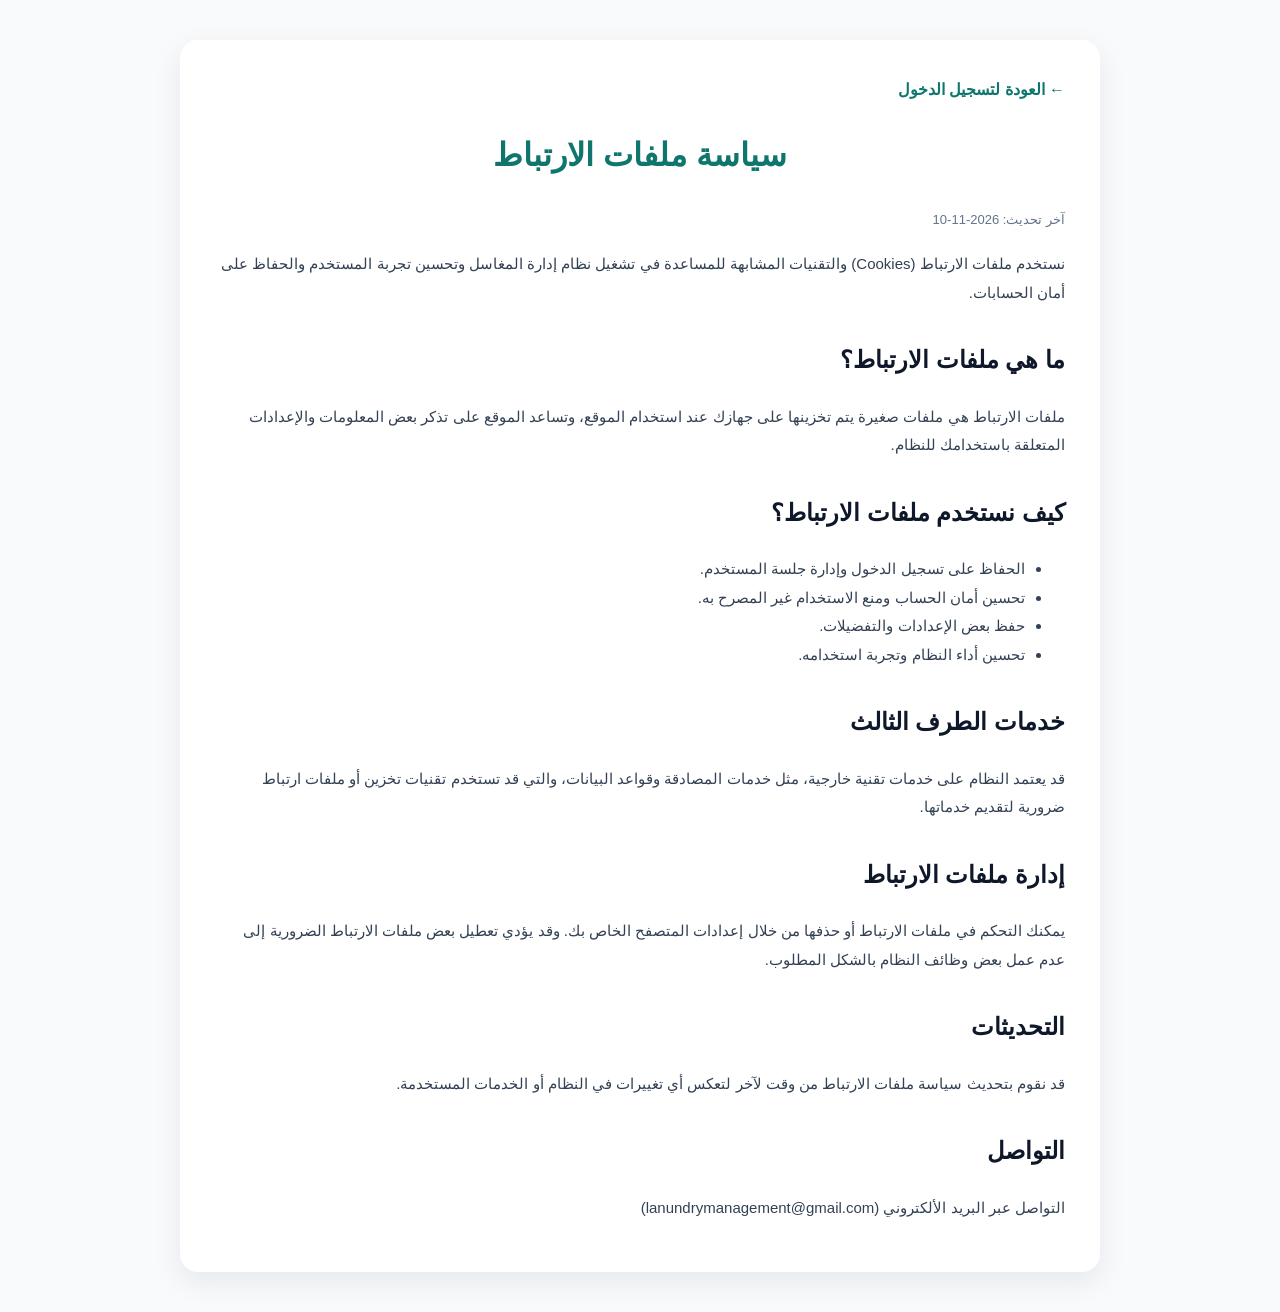
<file: cookies.html>
<!DOCTYPE html>

<html lang="ar" dir="rtl">

<head>
    <meta charset="UTF-8">
    <meta name="viewport" content="width=device-width, initial-scale=1.0">


<title>ملفات الارتباط - نظام إدارة المغاسل</title>

<style>
    body {
        margin: 0;
        font-family: 'Cairo', 'Segoe UI', Arial, sans-serif;
        background: #F8FAFC;
        color: #334155;
        line-height: 1.9;
    }

    .container {
        width: 90%;
        max-width: 850px;
        margin: 40px auto;
        background: #FFFFFF;
        padding: 35px;
        border-radius: 18px;
        box-shadow: 0 10px 30px rgba(15, 23, 42, .08);
    }

    h1 {
        color: #0F766E;
        text-align: center;
        margin-top: 0;
    }

    h2 {
        color: #0F172A;
        margin-top: 30px;
    }

    p, li {
        font-size: 15px;
    }

    .back {
        display: inline-block;
        margin-bottom: 20px;
        color: #0F766E;
        text-decoration: none;
        font-weight: bold;
    }

    .back:hover {
        text-decoration: underline;
    }
</style>


</head>

<body>

<div class="container">

<a
    class="back"
    href="login.html"
    id="backLink"
>
    ← العودة لتسجيل الدخول
</a>

<script>
    const params = new URLSearchParams(window.location.search);
    const backLink = document.getElementById("backLink");

    if (params.get("from") === "consent") {
        backLink.href = "consent.html";
        backLink.textContent = "← العودة للموافقة على الشروط والسياسات";
    }
</script>


<h1>سياسة ملفات الارتباط</h1>


<div style="color:#64748B; font-size:13px; margin:6px 0 18px;">
    آخر تحديث: <span id="policyDate">2026</span>
</div>


<p>
    نستخدم ملفات الارتباط (Cookies) والتقنيات المشابهة
    للمساعدة في تشغيل نظام إدارة المغاسل وتحسين تجربة المستخدم
    والحفاظ على أمان الحسابات.
</p>

<h2>ما هي ملفات الارتباط؟</h2>

<p>
    ملفات الارتباط هي ملفات صغيرة يتم تخزينها على جهازك
    عند استخدام الموقع، وتساعد الموقع على تذكر بعض المعلومات
    والإعدادات المتعلقة باستخدامك للنظام.
</p>

<h2>كيف نستخدم ملفات الارتباط؟</h2>

<ul>
    <li>الحفاظ على تسجيل الدخول وإدارة جلسة المستخدم.</li>
    <li>تحسين أمان الحساب ومنع الاستخدام غير المصرح به.</li>
    <li>حفظ بعض الإعدادات والتفضيلات.</li>
    <li>تحسين أداء النظام وتجربة استخدامه.</li>
</ul>

<h2>خدمات الطرف الثالث</h2>

<p>
    قد يعتمد النظام على خدمات تقنية خارجية، مثل خدمات
    المصادقة وقواعد البيانات، والتي قد تستخدم تقنيات تخزين
    أو ملفات ارتباط ضرورية لتقديم خدماتها.
</p>

<h2>إدارة ملفات الارتباط</h2>

<p>
    يمكنك التحكم في ملفات الارتباط أو حذفها من خلال إعدادات
    المتصفح الخاص بك. وقد يؤدي تعطيل بعض ملفات الارتباط
    الضرورية إلى عدم عمل بعض وظائف النظام بالشكل المطلوب.
</p>

<h2>التحديثات</h2>

<p>
    قد نقوم بتحديث سياسة ملفات الارتباط من وقت لآخر لتعكس
    أي تغييرات في النظام أو الخدمات المستخدمة.
</p>


<h2>التواصل</h2>

<p>
    التواصل عبر البريد الألكتروني
(lanundrymanagement@gmail.com)
</p>


</div>


<script type="module">
    import { POLICY_VERSION } from "./policy-version.js";
    
    document.getElementById("policyDate").textContent =
        POLICY_VERSION;
</script>


</body>
</html>
</file>
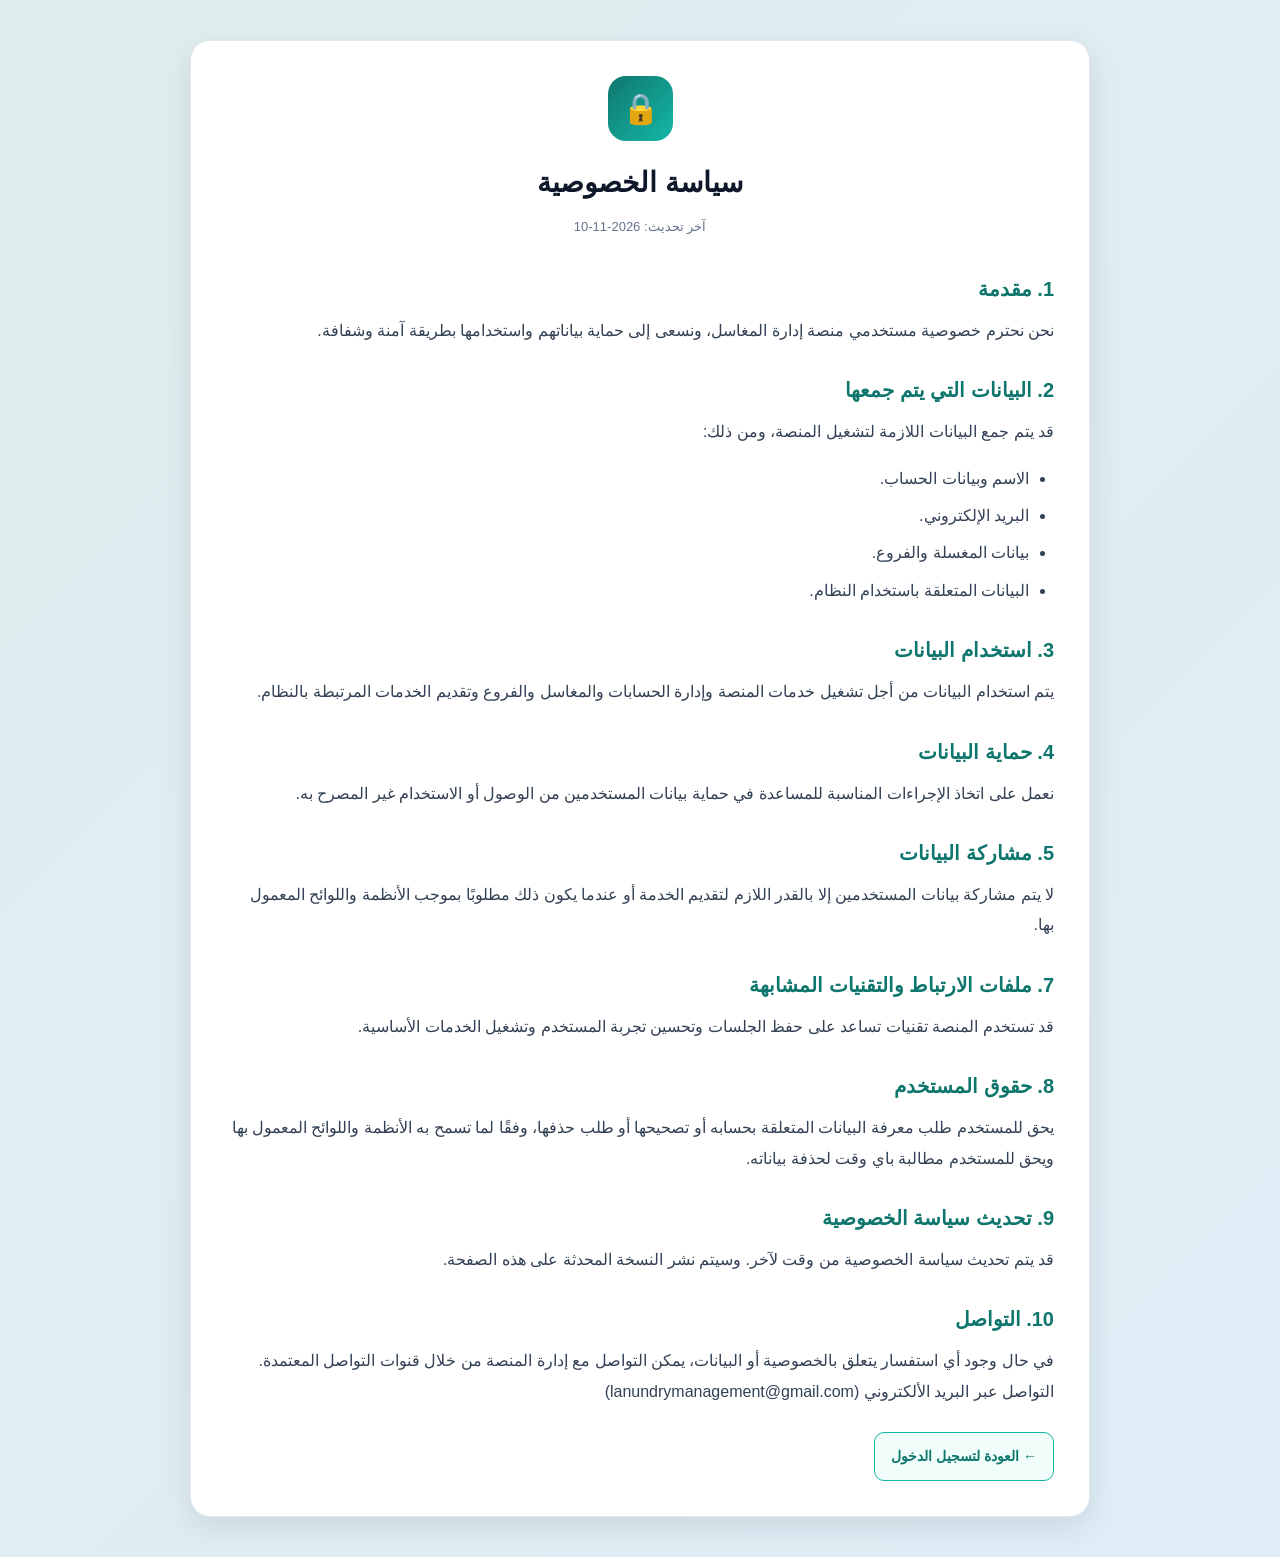
<file: privacy.html>
<!DOCTYPE html>

<html lang="ar" dir="rtl">

<head>
    <meta charset="UTF-8">
    <meta name="viewport" content="width=device-width, initial-scale=1.0">

<title>سياسة الخصوصية</title>

<style>
    :root {
        --primary: #0F766E;
        --primary-light: #14B8A6;
        --dark: #0F172A;
        --text: #334155;
        --muted: #64748B;
        --light: #F8FAFC;
        --white: #FFFFFF;
        --border: #E2E8F0;
    }

    * {
        box-sizing: border-box;
    }

    body {
        margin: 0;
        font-family: 'Cairo', 'Segoe UI', Arial, sans-serif;
        background:
            linear-gradient(
                135deg,
                rgba(15, 118, 110, 0.10),
                rgba(2, 132, 199, 0.10)
            ),
            var(--light);
        color: var(--text);
        line-height: 1.9;
    }

    .container {
        width: 92%;
        max-width: 900px;
        margin: 40px auto;
        background: var(--white);
        border: 1px solid var(--border);
        border-radius: 20px;
        padding: 35px;
        box-shadow: 0 10px 30px rgba(15, 23, 42, .10);
    }

    .header {
        text-align: center;
        margin-bottom: 30px;
    }

    .icon {
        width: 65px;
        height: 65px;
        margin: 0 auto 15px;
        display: flex;
        align-items: center;
        justify-content: center;
        border-radius: 18px;
        background: linear-gradient(
            135deg,
            var(--primary),
            var(--primary-light)
        );
        color: white;
        font-size: 30px;
    }

    h1 {
        margin: 0;
        color: var(--dark);
        font-size: 28px;
    }

    .updated {
        color: var(--muted);
        font-size: 13px;
        margin-top: 6px;
    }

    section {
        margin-bottom: 25px;
    }

    h2 {
        color: var(--primary);
        font-size: 20px;
        margin-bottom: 8px;
    }

    p {
        margin: 7px 0;
    }

    ul {
        padding-right: 25px;
    }

    li {
        margin: 7px 0;
    }

    .back-btn {
        display: block;
        width: 100%;
        max-width: 300px;
        margin: 30px auto 0;
        padding: 13px;
        text-align: center;
        text-decoration: none;
        border-radius: 10px;
        background: linear-gradient(
            135deg,
            var(--primary),
            var(--primary-light)
        );
        color: white;
        font-weight: bold;
    }

    .back-btn:hover {
        opacity: .92;
    }

    @media (max-width: 600px) {
        .container {
            width: 94%;
            margin: 20px auto;
            padding: 22px;
        }

        h1 {
            font-size: 24px;
        }

        h2 {
            font-size: 18px;
        }
    }
</style>

</head>

<body>

<div class="container">
<div class="header">

    <div class="icon">
        🔒
    </div>

    <h1>
        سياسة الخصوصية
    </h1>

   <div class="updated">
    آخر تحديث: <span id="policyDate">2026</span>
</div>

</div>


<section>

    <h2>
        1. مقدمة
    </h2>

    <p>
        نحن نحترم خصوصية مستخدمي منصة إدارة المغاسل،
        ونسعى إلى حماية بياناتهم واستخدامها بطريقة آمنة
        وشفافة.
    </p>

</section>


<section>

    <h2>
        2. البيانات التي يتم جمعها
    </h2>

    <p>
        قد يتم جمع البيانات اللازمة لتشغيل المنصة،
        ومن ذلك:
    </p>

    <ul>
        <li>الاسم وبيانات الحساب.</li>
        <li>البريد الإلكتروني.</li>
        <li>بيانات المغسلة والفروع.</li>
        <li>البيانات المتعلقة باستخدام النظام.</li>
    </ul>

</section>


<section>

    <h2>
        3. استخدام البيانات
    </h2>

    <p>
        يتم استخدام البيانات من أجل تشغيل خدمات المنصة
        وإدارة الحسابات والمغاسل والفروع وتقديم الخدمات
        المرتبطة بالنظام.
    </p>

</section>


<section>

    <h2>
        4. حماية البيانات
    </h2>

    <p>
        نعمل على اتخاذ الإجراءات المناسبة للمساعدة في
        حماية بيانات المستخدمين من الوصول أو الاستخدام
        غير المصرح به.
    </p>

</section>


<section>

    <h2>
        5. مشاركة البيانات
    </h2>

    <p>
        لا يتم مشاركة بيانات المستخدمين إلا بالقدر
        اللازم لتقديم الخدمة أو عندما يكون ذلك مطلوبًا
        بموجب الأنظمة واللوائح المعمول بها.
    </p>

</section>


<section>

    <h2>
        7. ملفات الارتباط والتقنيات المشابهة
    </h2>

    <p>
        قد تستخدم المنصة تقنيات تساعد على حفظ الجلسات
        وتحسين تجربة المستخدم وتشغيل الخدمات الأساسية.
    </p>

</section>


<section>

    <h2>
        8. حقوق المستخدم
    </h2>

    <p>
        يحق للمستخدم طلب معرفة البيانات المتعلقة بحسابه
        أو تصحيحها أو طلب حذفها، وفقًا لما تسمح به
        الأنظمة واللوائح المعمول بها ويحق للمستخدم مطالبة باي وقت لحذفة بياناته.
    </p>

</section>


<section>

    <h2>
        9. تحديث سياسة الخصوصية
    </h2>

    <p>
        قد يتم تحديث سياسة الخصوصية من وقت لآخر.
        وسيتم نشر النسخة المحدثة على هذه الصفحة.
    </p>

</section>


<section>

    <h2>
        10. التواصل
    </h2>

    <p>
        في حال وجود أي استفسار يتعلق بالخصوصية أو
        البيانات، يمكن التواصل مع إدارة المنصة من خلال
        قنوات التواصل المعتمدة.
        التواصل عبر البريد الألكتروني 
        (lanundrymanagement@gmail.com)
    </p>

</section>


<a
    class="back"
    href="login.html"
    id="backLink"
>
    ← العودة لتسجيل الدخول
</a>

<style>
    .back {
        display: inline-flex;
        align-items: center;
        gap: 6px;

        padding: 10px 16px;

        border: 1px solid #14B8A6;
        border-radius: 10px;

        background: #F0FDFA;

        color: #0F766E;

        text-decoration: none;

        font-size: 14px;
        font-weight: bold;

        transition: all .25s ease;
    }

    .back:hover {
        background: #CCFBF1;
        border-color: #0F766E;

        transform: translateY(-2px);

        box-shadow:
            0 5px 12px
            rgba(15, 118, 110, .12);
    }
</style>

<script>
    const params =
        new URLSearchParams(
            window.location.search
        );

    if (
        params.get("from") === "consent"
    ) {
        const backLink =
            document.getElementById(
                "backLink"
            );

        backLink.href =
            "consent.html";

        backLink.textContent =
            "← العودة";
    }
    
    
</script>

</div>
<script type="module">
    import { POLICY_VERSION } from "./policy-version.js";
    
    document.getElementById("policyDate").textContent =
        POLICY_VERSION;
</script>
</body>

</html>
</file>
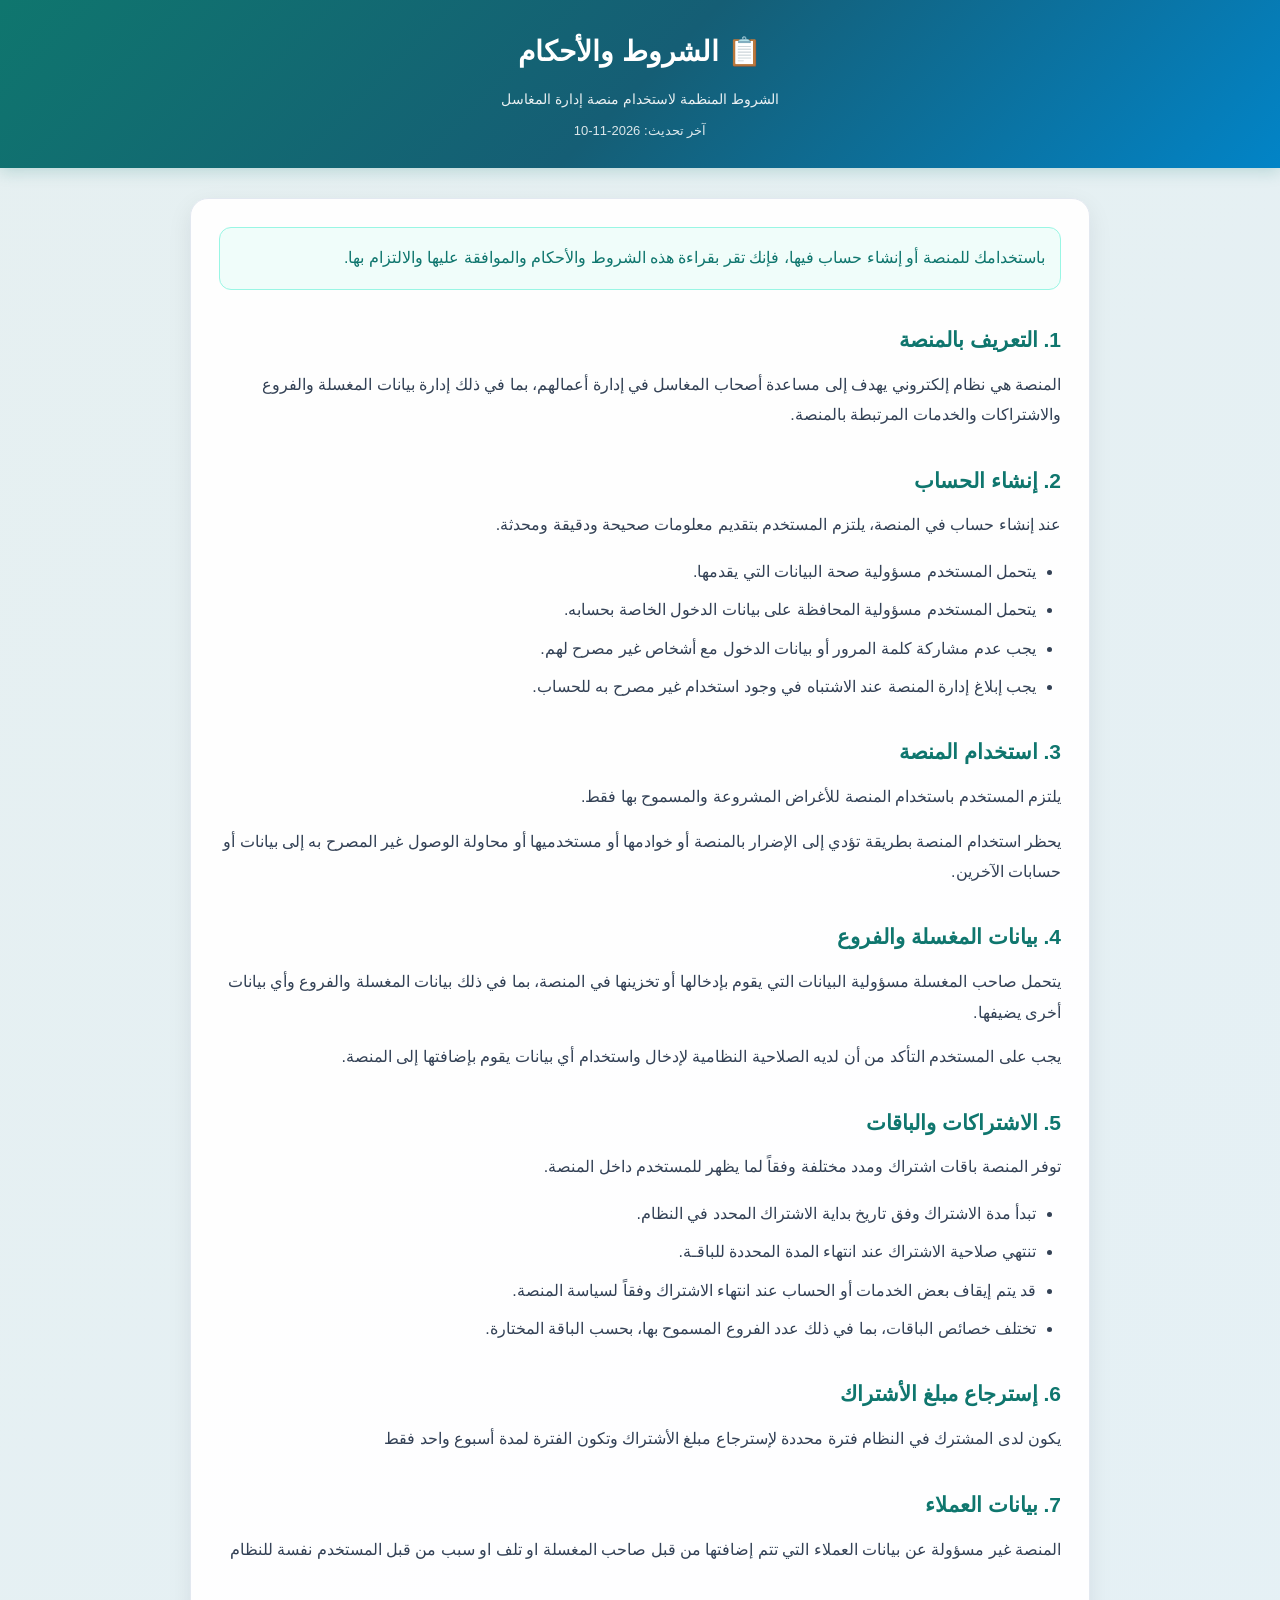
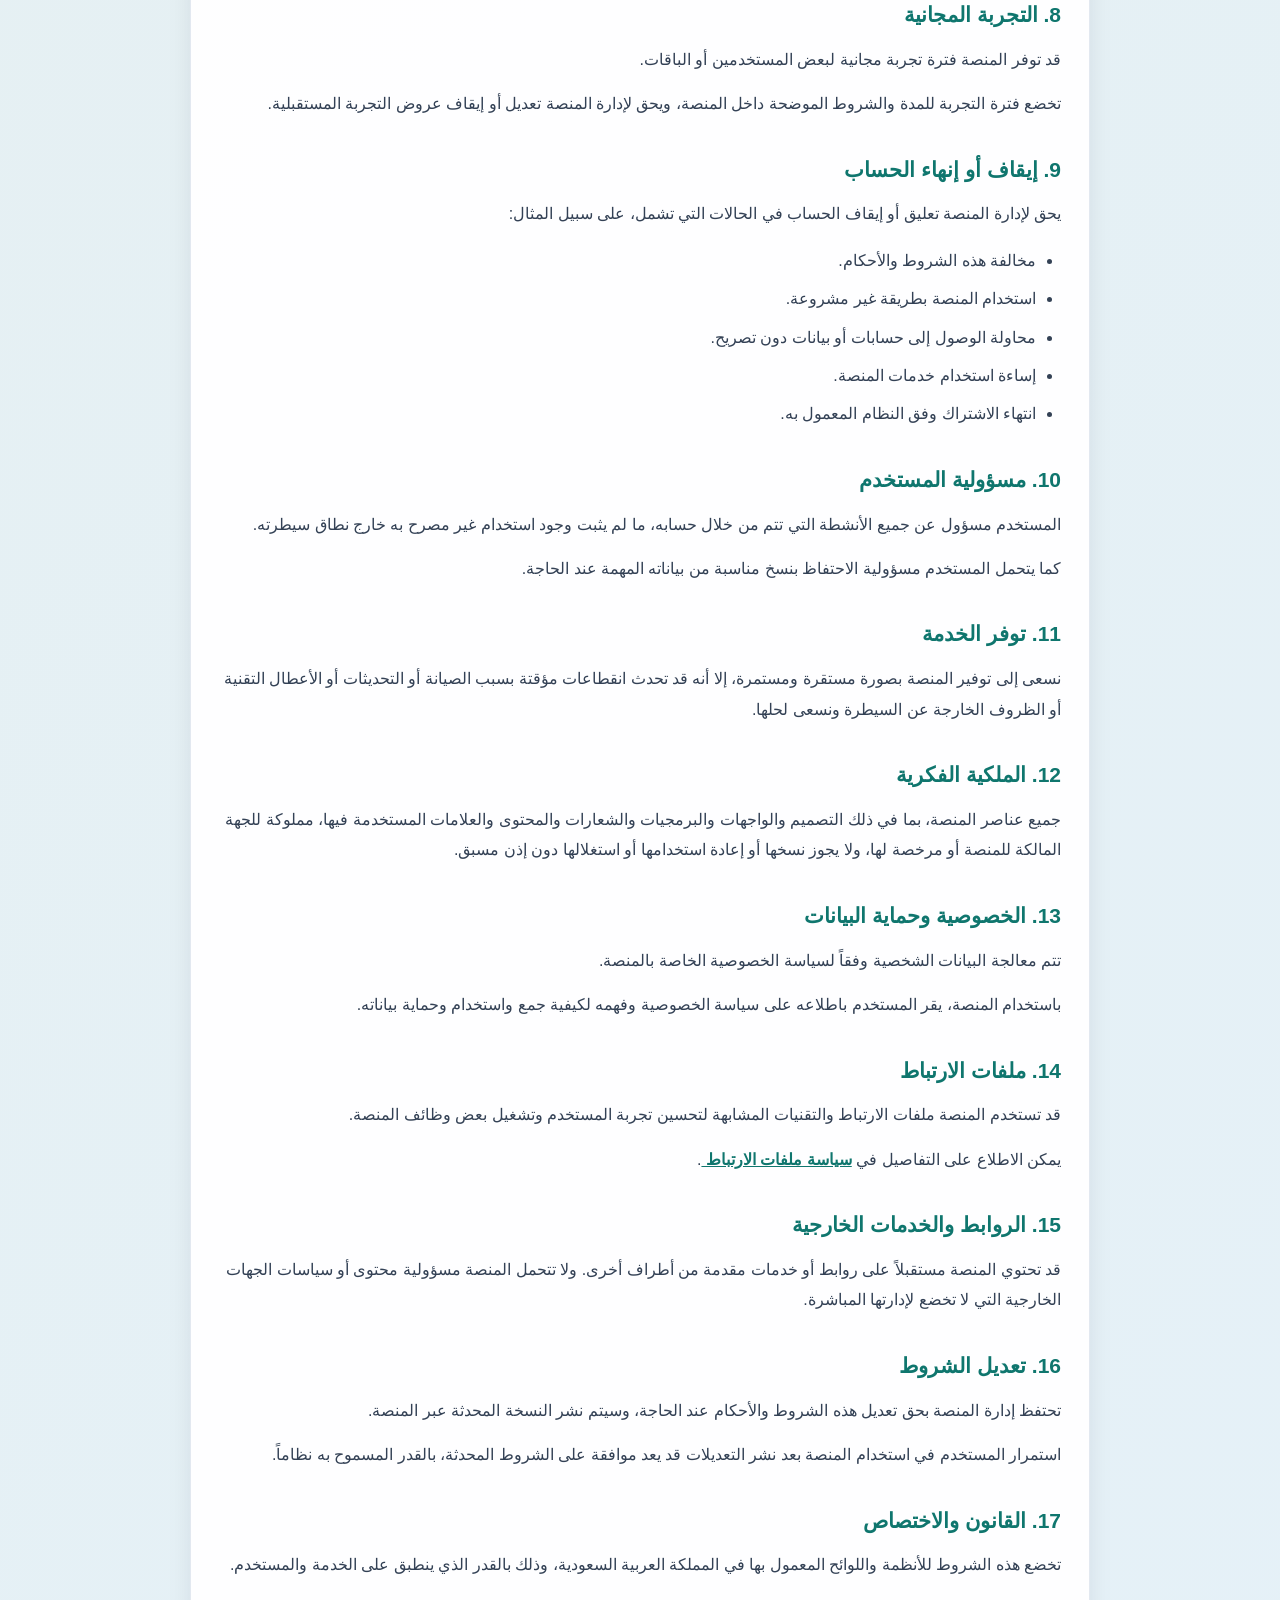
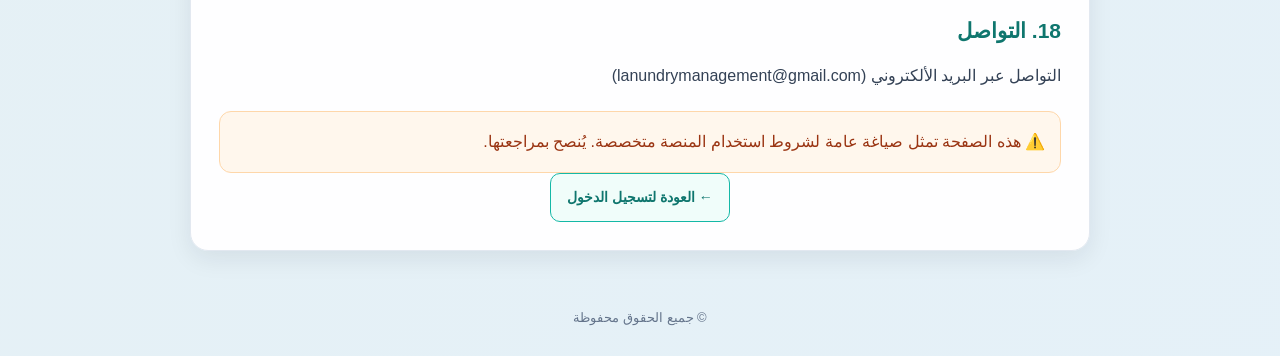
<file: terms.html>
<!DOCTYPE html>
<html lang="ar" dir="rtl">

<head>

    <meta charset="UTF-8">

    <meta
        name="viewport"
        content="width=device-width, initial-scale=1.0">

    <title>الشروط والأحكام</title>

    <style>

        * {
            box-sizing: border-box;
        }

        :root {
            --primary: #0F766E;
            --primary-light: #14B8A6;
            --secondary: #0284C7;
            --dark: #0F172A;
            --text: #334155;
            --muted: #64748B;
            --light: #F8FAFC;
            --white: #FFFFFF;
            --border: #E2E8F0;
        }

        body {
            margin: 0;
            font-family:
                'Cairo',
                'Segoe UI',
                Tahoma,
                Arial,
                sans-serif;

            background:
                linear-gradient(
                    135deg,
                    rgba(15, 118, 110, 0.08),
                    rgba(2, 132, 199, 0.08)
                ),
                #F8FAFC;

            color: var(--text);
            line-height: 1.9;
        }

        .header {
            background:
                linear-gradient(
                    135deg,
                    #0F766E,
                    #155E75,
                    #0284C7
                );

            color: white;
            padding: 25px 20px;
            text-align: center;

            box-shadow:
                0 4px 15px rgba(15, 118, 110, .20);
        }

        .header h1 {
            margin: 0;
            font-size: 28px;
        }

        .header p {
            margin: 8px 0 0;
            opacity: .9;
            font-size: 14px;
        }

        .container {
            width: 92%;
            max-width: 900px;
            margin: 30px auto;
        }

        .card {
            background: rgba(255,255,255,.96);
            border: 1px solid var(--border);
            border-radius: 18px;
            padding: 28px;

            box-shadow:
                0 8px 25px rgba(15,23,42,.08);
        }

        h2 {
            color: var(--primary);
            margin-top: 30px;
            margin-bottom: 10px;
            font-size: 21px;
        }

        h2:first-child {
            margin-top: 0;
        }

        p {
            margin: 8px 0 14px;
        }

        ul {
            padding-right: 25px;
        }

        li {
            margin-bottom: 8px;
        }

        .notice {
            background: #F0FDFA;
            border: 1px solid #99F6E4;
            color: #0F766E;
            padding: 15px;
            border-radius: 12px;
            margin-bottom: 25px;
        }

        .warning {
            background: #FFF7ED;
            border: 1px solid #FED7AA;
            color: #9A3412;
            padding: 15px;
            border-radius: 12px;
            margin-top: 20px;
        }

        .footer {
            text-align: center;
            color: var(--muted);
            font-size: 13px;
            padding: 25px 15px;
        }

        .back-btn {
            display: inline-block;
            margin-top: 20px;
            padding: 11px 18px;

            background:
                linear-gradient(
                    135deg,
                    var(--primary),
                    var(--primary-light)
                );

            color: white;
            text-decoration: none;
            border-radius: 10px;
            font-weight: bold;
        }

        @media (max-width: 600px) {

            .header h1 {
                font-size: 23px;
            }

            .container {
                width: 94%;
                margin: 20px auto;
            }

            .card {
                padding: 20px;
            }

            h2 {
                font-size: 19px;
            }

        }

    </style>

</head>


<body>


<header class="header">

    <h1>📋 الشروط والأحكام</h1>

    <p>
        الشروط المنظمة لاستخدام منصة إدارة المغاسل
    </p>
    
<div style="font-size:13px; opacity:.85; margin-top:6px;">
    آخر تحديث: <span id="policyDate">2026</span>
</div>

</header>


<main class="container">

    <div class="card">


        <div class="notice">

            باستخدامك للمنصة أو إنشاء حساب فيها،
            فإنك تقر بقراءة هذه الشروط والأحكام
            والموافقة عليها والالتزام بها.

        </div>


        <h2>
            1. التعريف بالمنصة
        </h2>

        <p>

            المنصة هي نظام إلكتروني يهدف إلى
            مساعدة أصحاب المغاسل في إدارة أعمالهم،
            بما في ذلك إدارة بيانات المغسلة والفروع
            والاشتراكات والخدمات المرتبطة بالمنصة.

        </p>


        <h2>
            2. إنشاء الحساب
        </h2>

        <p>
            عند إنشاء حساب في المنصة، يلتزم المستخدم
            بتقديم معلومات صحيحة ودقيقة ومحدثة.
        </p>

        <ul>

            <li>
                يتحمل المستخدم مسؤولية صحة البيانات
                التي يقدمها.
            </li>

            <li>
                يتحمل المستخدم مسؤولية المحافظة
                على بيانات الدخول الخاصة بحسابه.
            </li>

            <li>
                يجب عدم مشاركة كلمة المرور أو بيانات
                الدخول مع أشخاص غير مصرح لهم.
            </li>

            <li>
                يجب إبلاغ إدارة المنصة عند الاشتباه
                في وجود استخدام غير مصرح به للحساب.
            </li>

        </ul>


        <h2>
            3. استخدام المنصة
        </h2>

        <p>
            يلتزم المستخدم باستخدام المنصة للأغراض
            المشروعة والمسموح بها فقط.
        </p>

        <p>
            يحظر استخدام المنصة بطريقة تؤدي إلى
            الإضرار بالمنصة أو خوادمها أو مستخدميها
            أو محاولة الوصول غير المصرح به إلى
            بيانات أو حسابات الآخرين.
        </p>


        <h2>
            4. بيانات المغسلة والفروع
        </h2>

        <p>
            يتحمل صاحب المغسلة مسؤولية البيانات التي
            يقوم بإدخالها أو تخزينها في المنصة،
            بما في ذلك بيانات المغسلة والفروع
            وأي بيانات أخرى يضيفها.
        </p>

        <p>
            يجب على المستخدم التأكد من أن لديه
            الصلاحية النظامية لإدخال واستخدام أي
            بيانات يقوم بإضافتها إلى المنصة.
        </p>


        <h2>
            5. الاشتراكات والباقات
        </h2>

        <p>
            توفر المنصة باقات اشتراك ومدد مختلفة
            وفقاً لما يظهر للمستخدم داخل المنصة.
        </p>
        
        <ul>

            <li>
                تبدأ مدة الاشتراك وفق تاريخ بداية
                الاشتراك المحدد في النظام.
            </li>

            <li>
                تنتهي صلاحية الاشتراك عند انتهاء
                المدة المحددة للباقـة.
            </li>

            <li>
                قد يتم إيقاف بعض الخدمات أو الحساب
                عند انتهاء الاشتراك وفقاً لسياسة
                المنصة.
            </li>

            <li>
                تختلف خصائص الباقات، بما في ذلك عدد
                الفروع المسموح بها، بحسب الباقة
                المختارة.
            </li>

        </ul>
        
         <h2>
            6. إسترجاع مبلغ الأشتراك
        </h2>

        <p>
            
            يكون لدى المشترك في النظام فترة محددة لإسترجاع مبلغ الأشتراك 
             وتكون الفترة لمدة أسبوع واحد فقط

        </p>
       
     <h2>
        7. بيانات العملاء
    </h2>
    
    <p>
    
      المنصة غير مسؤولة عن بيانات العملاء التي تتم إضافتها من قبل 
      صاحب المغسلة او تلف او سبب من قبل المستخدم نفسة للنظام 
      
    </p>
    


        <h2>
            8. التجربة المجانية
        </h2>

        <p>
            قد توفر المنصة فترة تجربة مجانية لبعض
            المستخدمين أو الباقات.
        </p>

        <p>
            تخضع فترة التجربة للمدة والشروط الموضحة
            داخل المنصة، ويحق لإدارة المنصة تعديل
            أو إيقاف عروض التجربة المستقبلية.
        </p>


        <h2>
            9. إيقاف أو إنهاء الحساب
        </h2>

        <p>
            يحق لإدارة المنصة تعليق أو إيقاف الحساب
            في الحالات التي تشمل، على سبيل المثال:
        </p>

        <ul>

            <li>
                مخالفة هذه الشروط والأحكام.
            </li>

            <li>
                استخدام المنصة بطريقة غير مشروعة.
            </li>

            <li>
                محاولة الوصول إلى حسابات أو بيانات
                دون تصريح.
            </li>

            <li>
                إساءة استخدام خدمات المنصة.
            </li>

            <li>
                انتهاء الاشتراك وفق النظام المعمول به.
            </li>

        </ul>


        <h2>
            10. مسؤولية المستخدم
        </h2>

        <p>
            المستخدم مسؤول عن جميع الأنشطة التي تتم
            من خلال حسابه، ما لم يثبت وجود استخدام
            غير مصرح به خارج نطاق سيطرته.
        </p>

        <p>
            كما يتحمل المستخدم مسؤولية الاحتفاظ
            بنسخ مناسبة من بياناته المهمة عند الحاجة.
        </p>


        <h2>
            11. توفر الخدمة
        </h2>

        <p>
            نسعى إلى توفير المنصة بصورة مستقرة
            ومستمرة، إلا أنه قد تحدث انقطاعات مؤقتة
            بسبب الصيانة أو التحديثات أو الأعطال
            التقنية أو الظروف الخارجة عن السيطرة ونسعى لحلها.
        </p>


        <h2>
            12. الملكية الفكرية
        </h2>

        <p>
            جميع عناصر المنصة، بما في ذلك التصميم
            والواجهات والبرمجيات والشعارات والمحتوى
            والعلامات المستخدمة فيها، مملوكة للجهة
            المالكة للمنصة أو مرخصة لها، ولا يجوز
            نسخها أو إعادة استخدامها أو استغلالها
            دون إذن مسبق.
        </p>


        <h2>
            13. الخصوصية وحماية البيانات
        </h2>

        <p>
            تتم معالجة البيانات الشخصية وفقاً
            لسياسة الخصوصية الخاصة بالمنصة.
        </p>

        <p>
            باستخدام المنصة، يقر المستخدم باطلاعه
            على سياسة الخصوصية وفهمه لكيفية جمع
            واستخدام وحماية بياناته.
        </p>


        <h2>
            14. ملفات الارتباط
        </h2>

        <p>
            قد تستخدم المنصة ملفات الارتباط
            والتقنيات المشابهة لتحسين تجربة المستخدم
            وتشغيل بعض وظائف المنصة.
        </p>

        <p>
            يمكن الاطلاع على التفاصيل في
            <a
                href="cookies.html"
                style="color:#0F766E;font-weight:bold;"
            >
                سياسة ملفات الارتباط
            </a>.
        </p>


        <h2>
            15. الروابط والخدمات الخارجية
        </h2>

        <p>
            قد تحتوي المنصة مستقبلاً على روابط أو
            خدمات مقدمة من أطراف أخرى. ولا تتحمل
            المنصة مسؤولية محتوى أو سياسات الجهات
            الخارجية التي لا تخضع لإدارتها المباشرة.
        </p>


        <h2>
            16. تعديل الشروط
        </h2>

        <p>
            تحتفظ إدارة المنصة بحق تعديل هذه الشروط
            والأحكام عند الحاجة، وسيتم نشر النسخة
            المحدثة عبر المنصة.
        </p>

        <p>
            استمرار المستخدم في استخدام المنصة بعد
            نشر التعديلات قد يعد موافقة على الشروط
            المحدثة، بالقدر المسموح به نظاماً.
        </p>


        <h2>
            17. القانون والاختصاص
        </h2>

        <p>
            تخضع هذه الشروط للأنظمة واللوائح المعمول
            بها في المملكة العربية السعودية، وذلك
            بالقدر الذي ينطبق على الخدمة والمستخدم.
        </p>


        <h2>
            18. التواصل
        </h2>

        <p>
            التواصل عبر البريد الألكتروني
(lanundrymanagement@gmail.com)
        </p>


        <div class="warning">

            ⚠️
            هذه الصفحة تمثل صياغة عامة لشروط استخدام
            المنصة
            متخصصة. يُنصح بمراجعتها.

        </div>


        <div style="text-align:center;">

<a
    class="back"
    href="login.html"
    id="backLink"
>
    ← العودة لتسجيل الدخول
</a>

<style>
    .back {
        display: inline-flex;
        align-items: center;
        gap: 6px;

        padding: 10px 16px;

        border: 1px solid #14B8A6;
        border-radius: 10px;

        background: #F0FDFA;

        color: #0F766E;

        text-decoration: none;

        font-size: 14px;
        font-weight: bold;

        transition: all .25s ease;
    }

    .back:hover {
        background: #CCFBF1;
        border-color: #0F766E;

        transform: translateY(-2px);

        box-shadow:
            0 5px 12px
            rgba(15, 118, 110, .12);
    }
</style>

<script>
    const params =
        new URLSearchParams(
            window.location.search
        );

    if (
        params.get("from") === "consent"
    ) {
        const backLink =
            document.getElementById(
                "backLink"
            );

        backLink.href =
            "consent.html";

        backLink.textContent =
            "← العودة";
    }
</script>

        </div>


    </div>

</main>


<footer class="footer">

    © جميع الحقوق محفوظة

</footer>

<script type="module">
    import { POLICY_VERSION } from "./policy-version.js";
    
    document.getElementById("policyDate").textContent =
        POLICY_VERSION;
</script>

</body>

</html>
</file>
